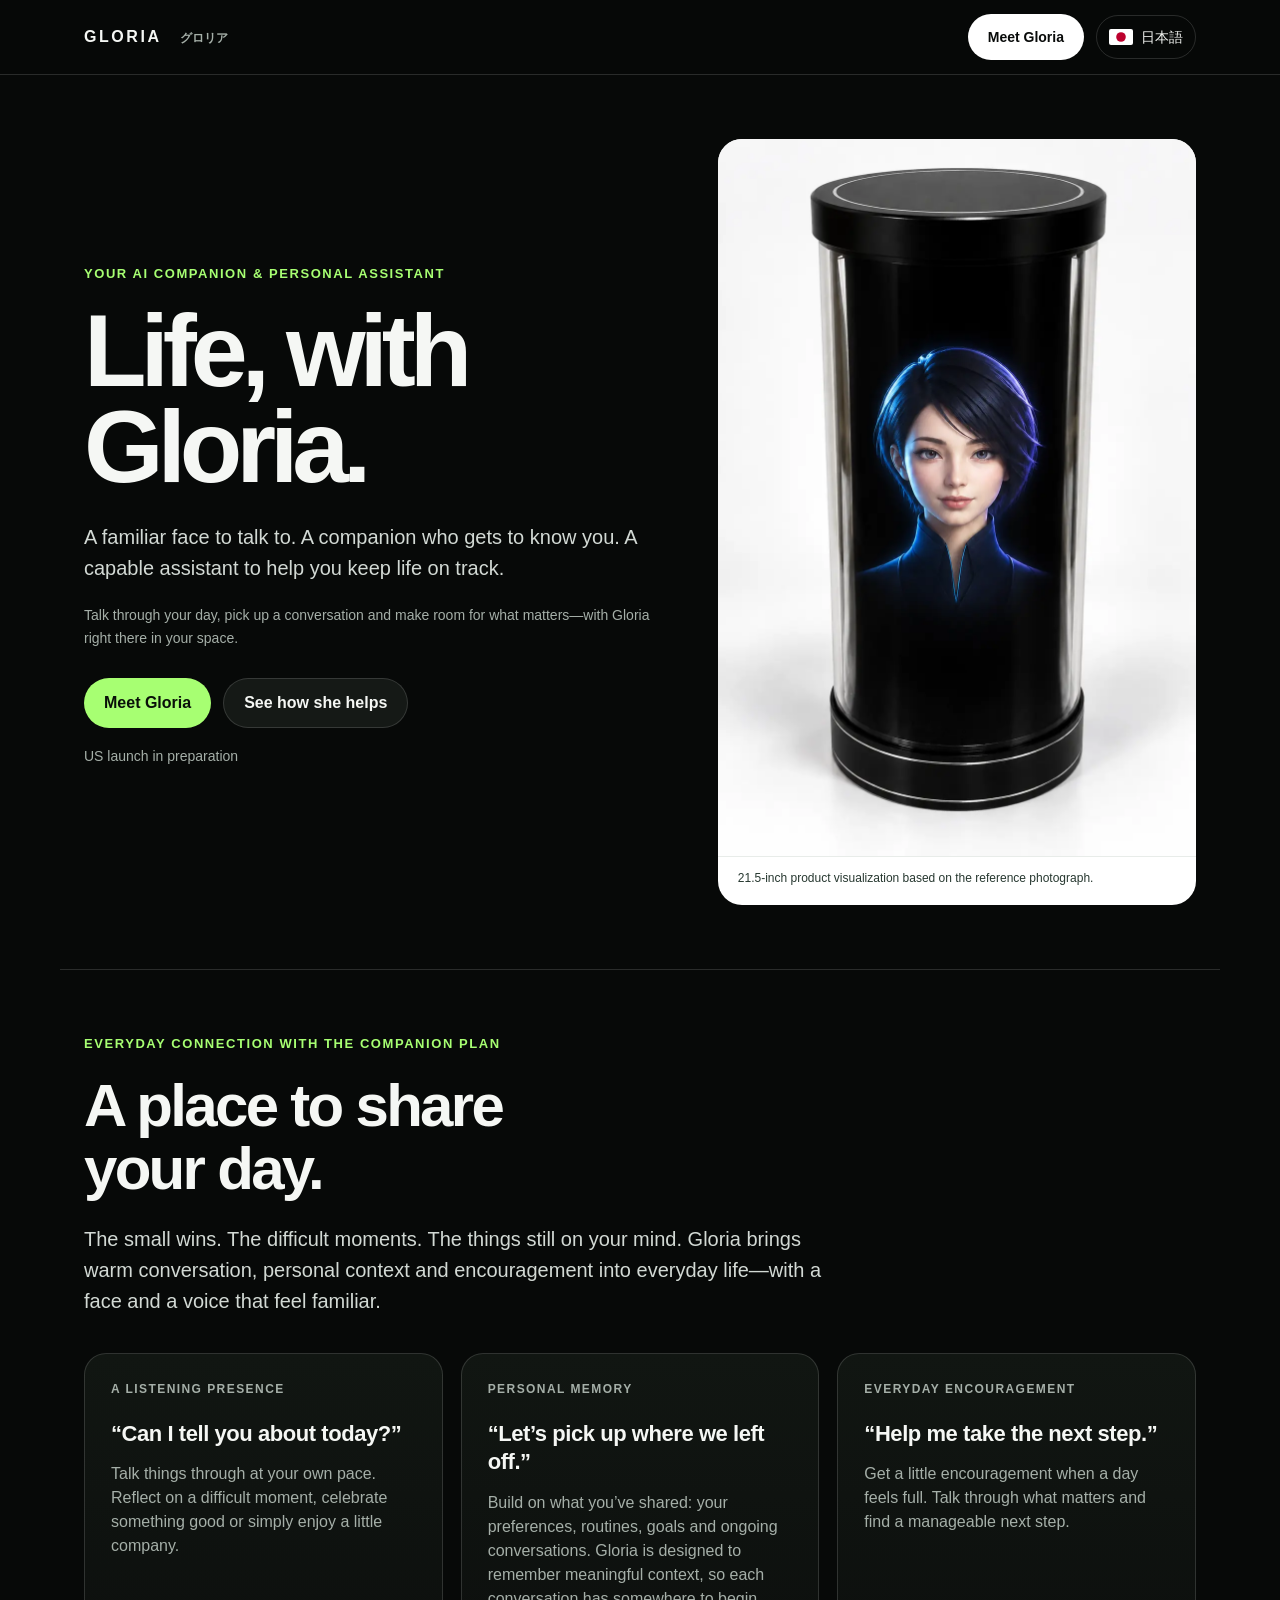
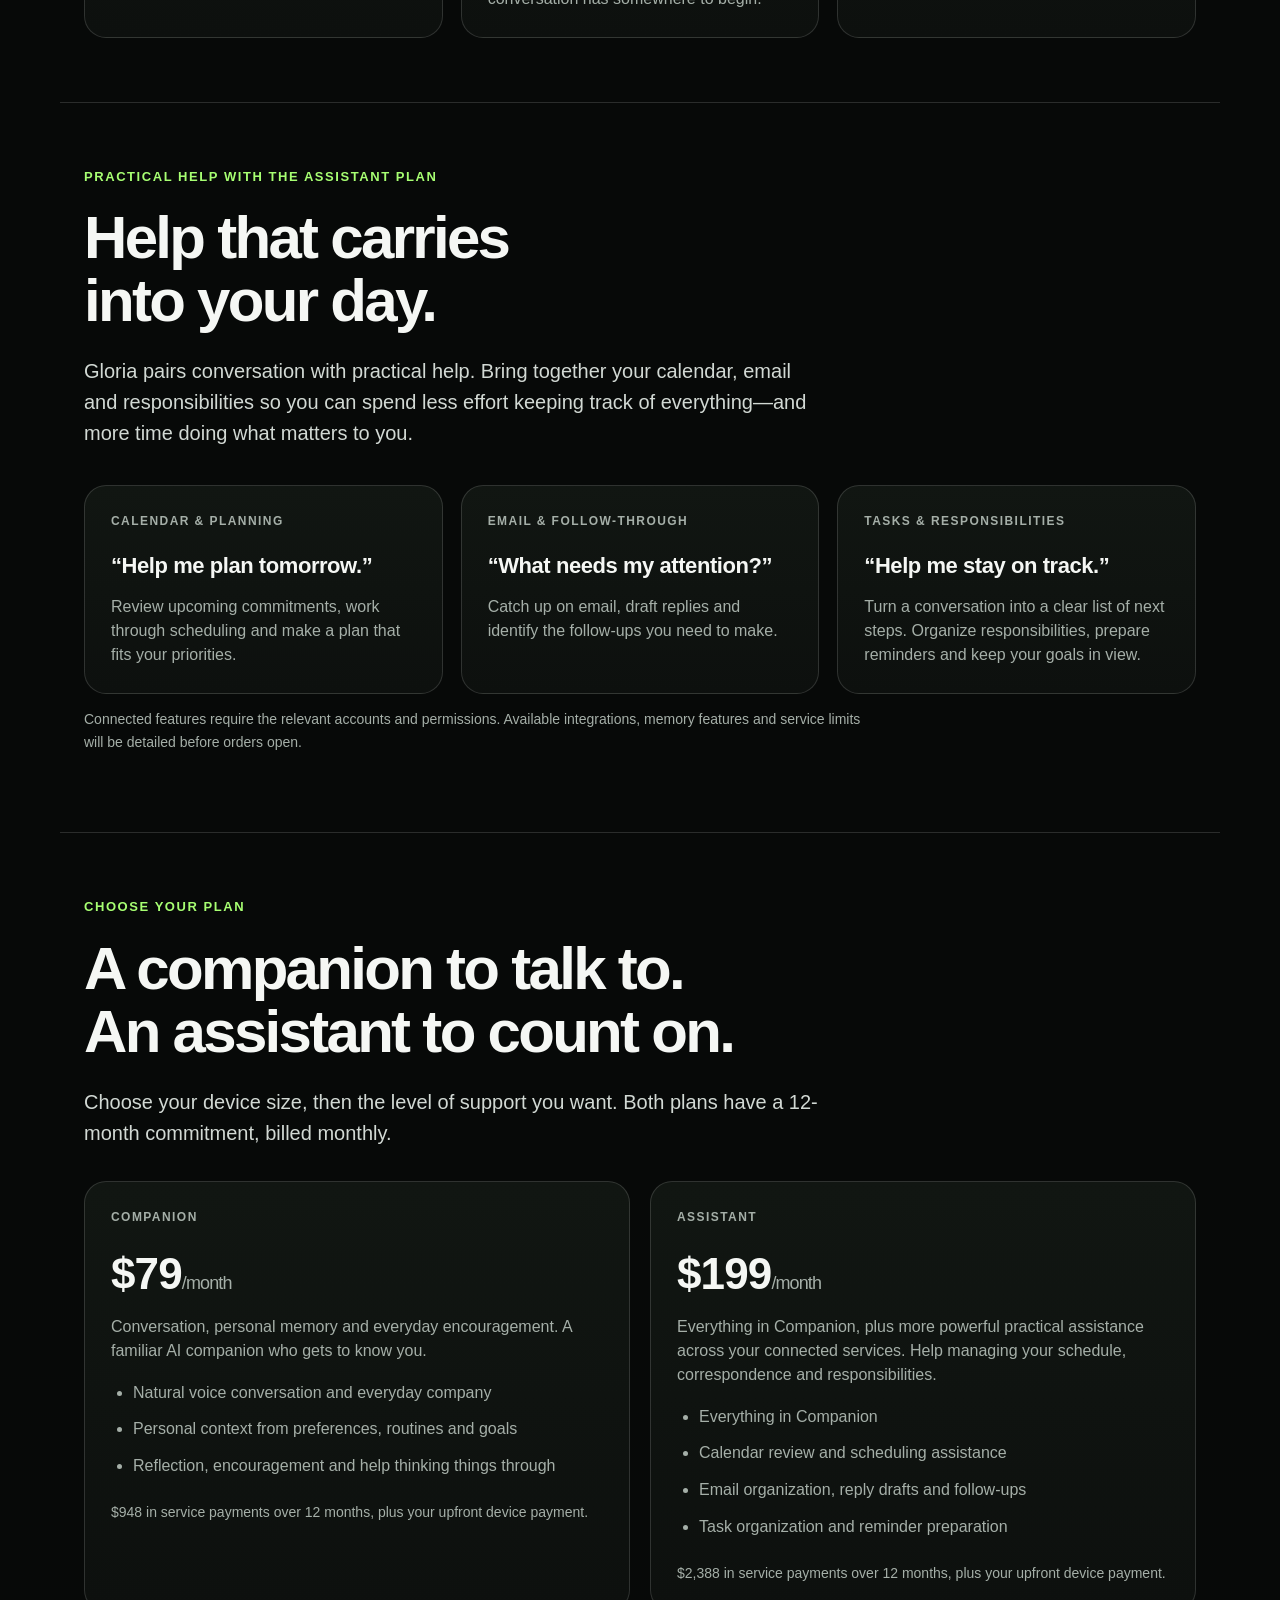
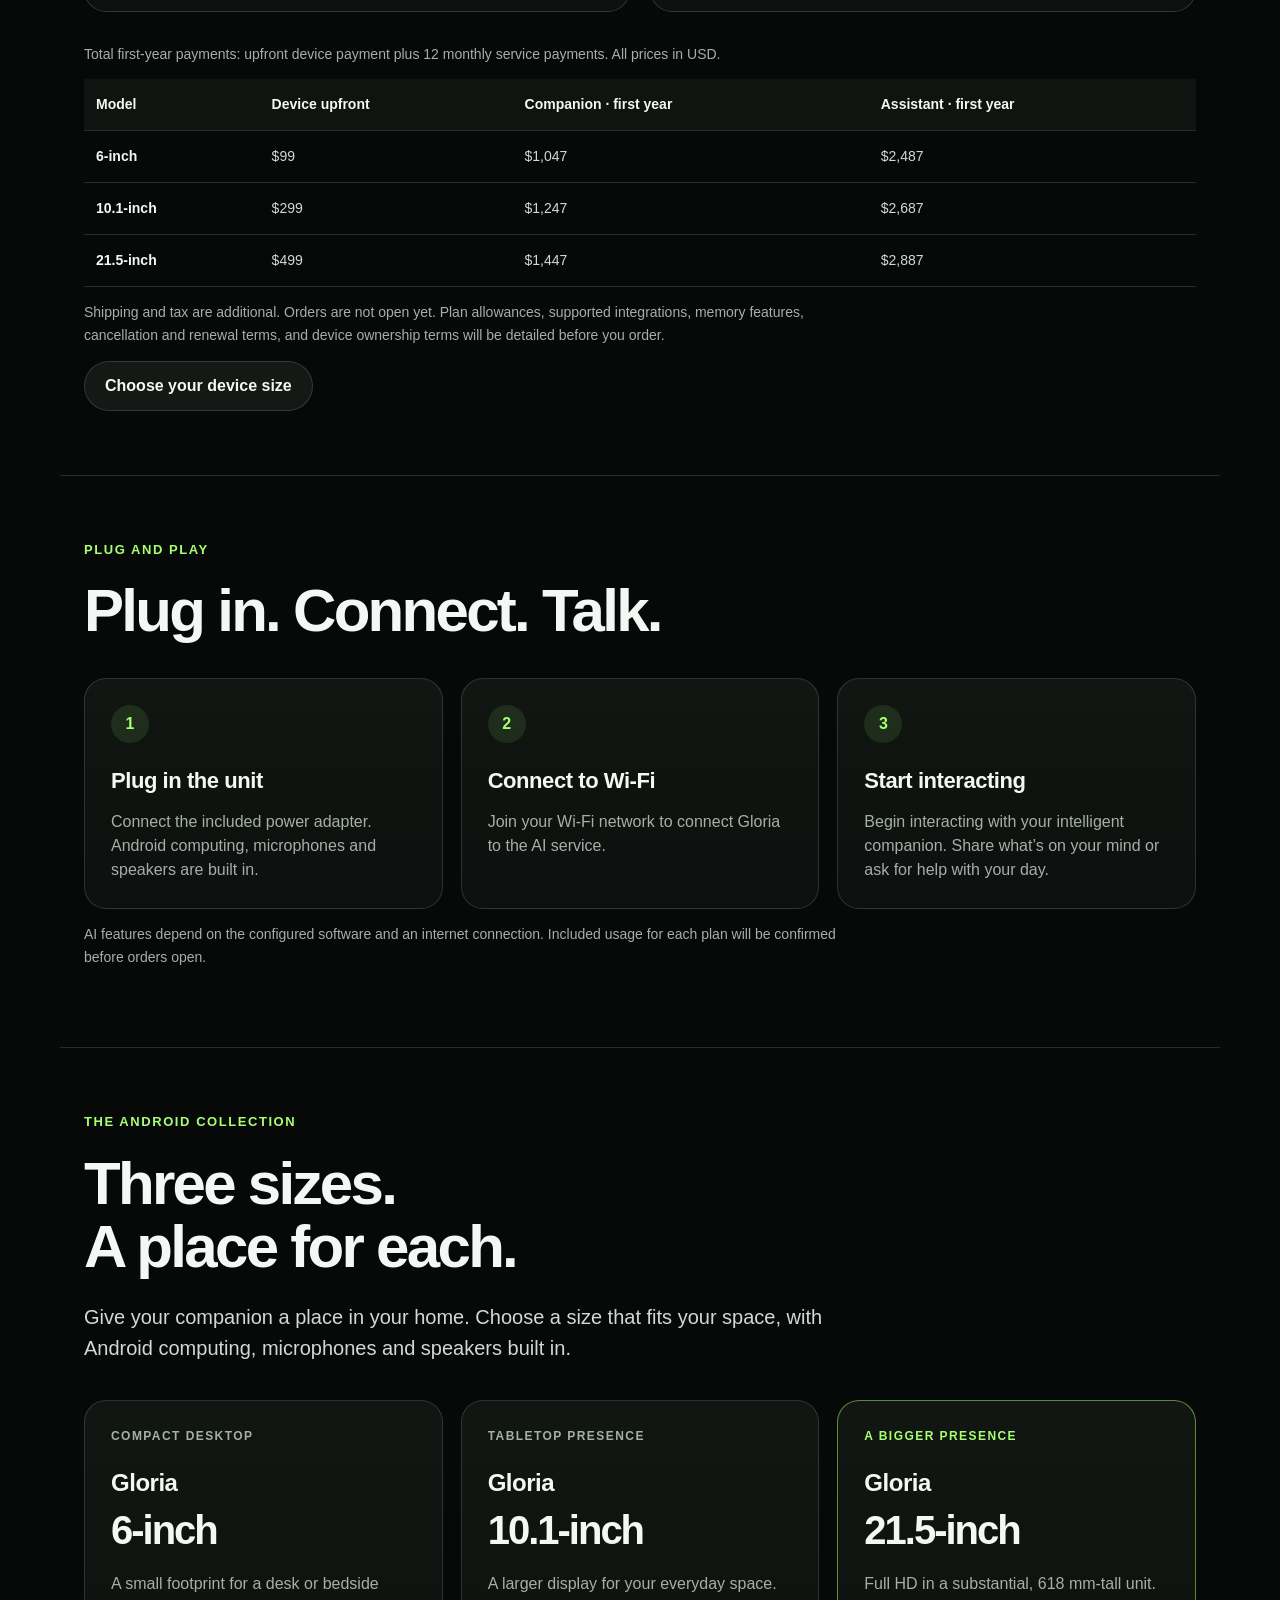
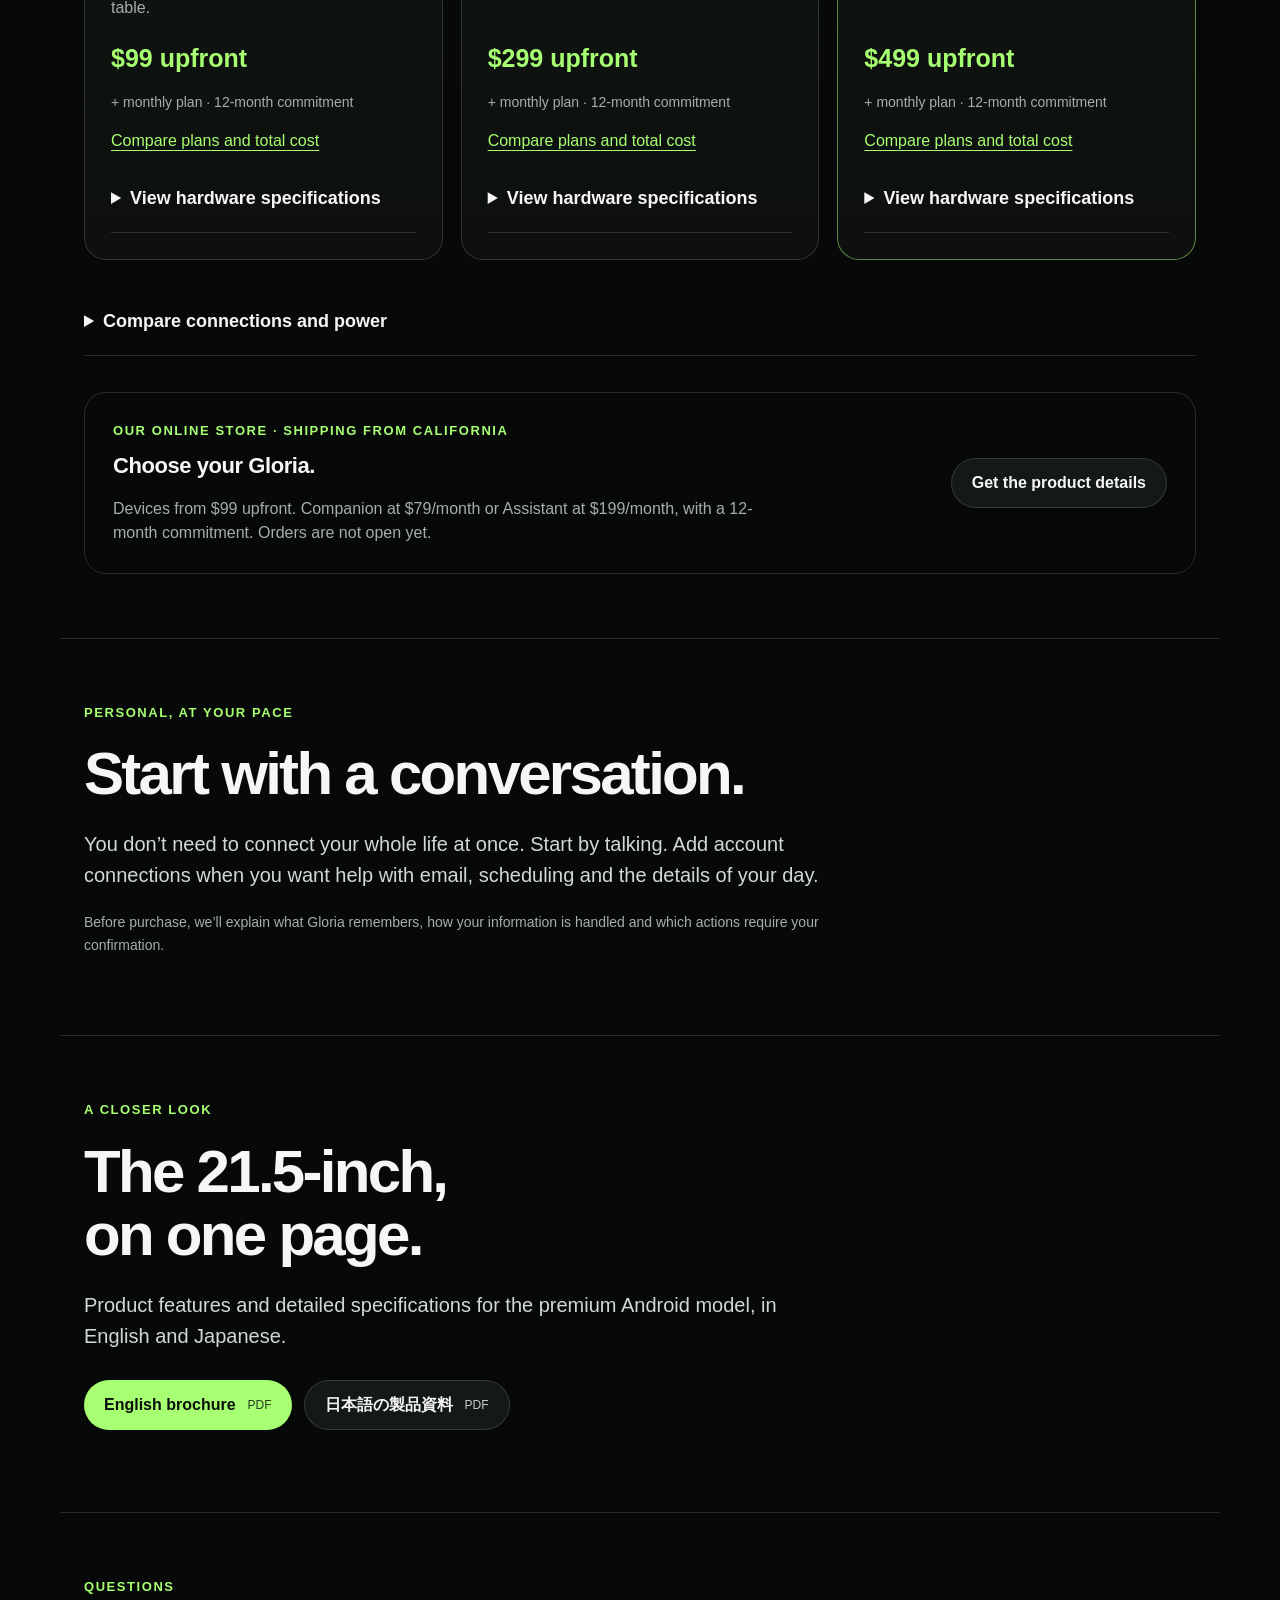
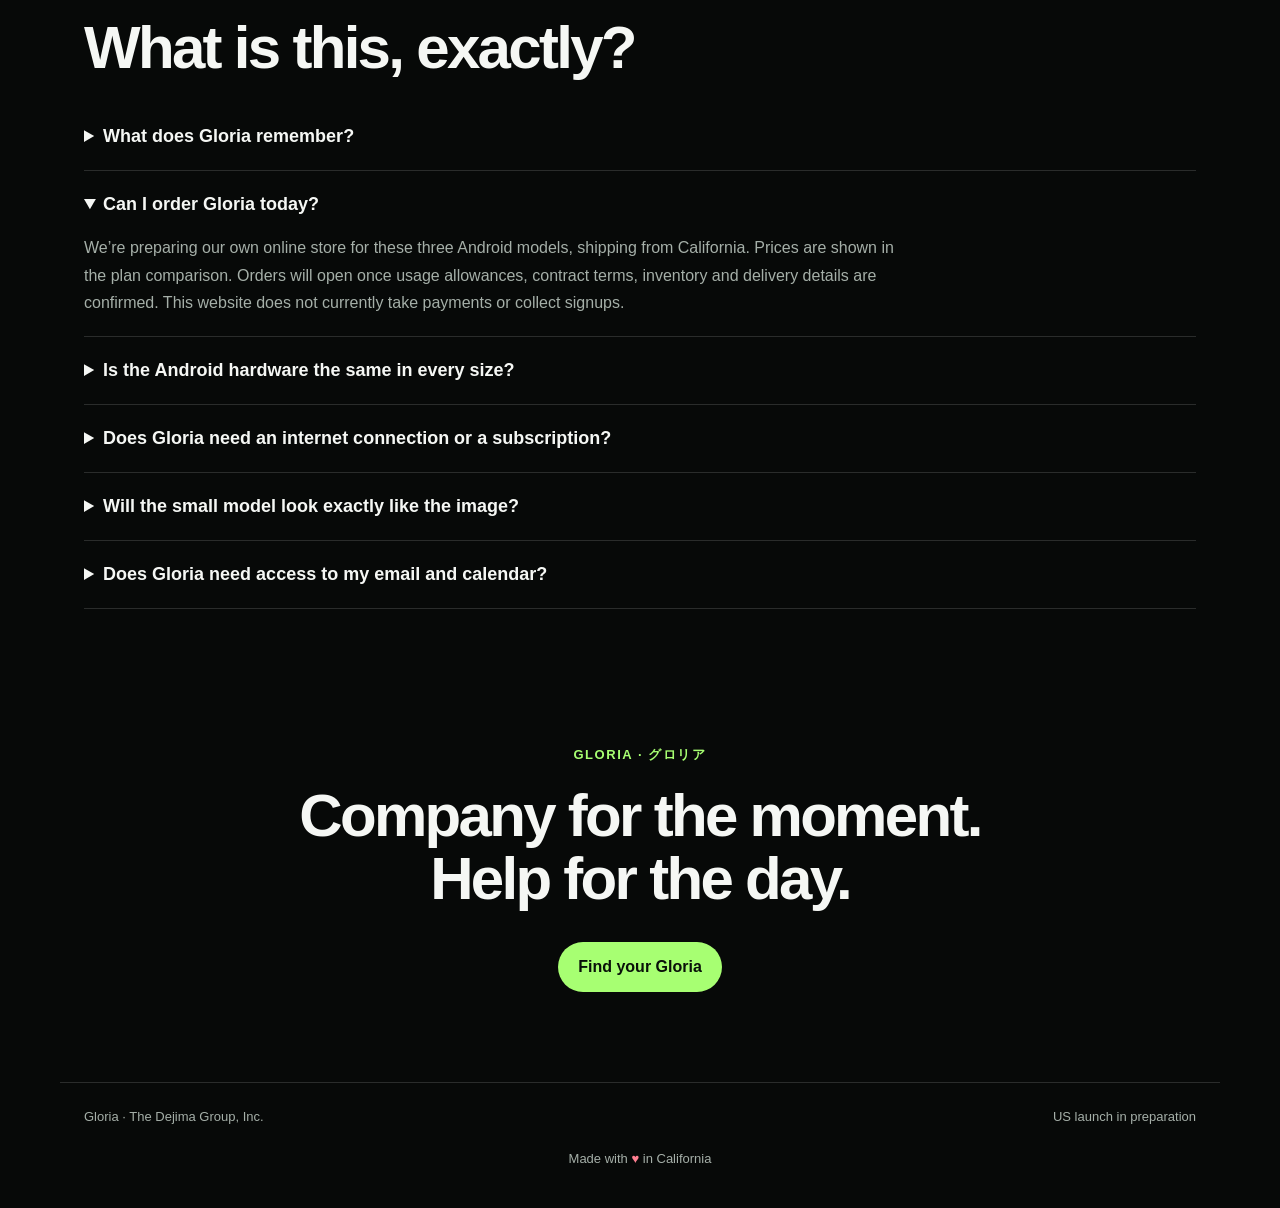
<file: index.html>
<!doctype html>
<html lang="en">
<head>
<meta charset="utf-8">
<meta name="viewport" content="width=device-width, initial-scale=1">
<meta name="theme-color" content="#070908">
<meta name="description" content="Meet Gloria: an AI companion to talk with, remember what matters and help you stay on top of everyday life. A familiar presence and a capable personal assistant.">
<title>Gloria — A companion. A capable assistant.</title>
<link rel="stylesheet" href="./styles.css">
<link rel="alternate" hreflang="en" href="./index.html">
<link rel="alternate" hreflang="ja" href="./ja.html">
</head>
<body>
<a class="skip" href="#main">Skip to content</a>
<header class="nav"><nav class="shell navin" aria-label="Main navigation"><a class="brand" href="#main" aria-label="Gloria home">GLORIA <span lang="ja">グロリア</span></a><div class="nav-actions"><a class="pill" href="#companion">Meet Gloria</a><a class="language-toggle" href="./ja.html" lang="ja" hreflang="ja" aria-label="日本語に切り替える"><svg viewBox="0 0 30 20" width="24" height="16" aria-hidden="true"><rect width="30" height="20" fill="white"/><circle cx="15" cy="10" r="6" fill="#bc002d"/></svg><span>日本語</span></a></div></nav></header>
<main id="main">
<section class="hero shell" aria-labelledby="hero-title">
 <div><p class="eyebrow">Your AI companion &amp; personal assistant</p><h1 id="hero-title">Life, with<br>Gloria.</h1><p class="sub">A familiar face to talk to. A companion who gets to know you. A capable assistant to help you keep life on track.</p><p class="note">Talk through your day, pick up a conversation and make room for what matters—with Gloria right there in your space.</p><div class="actions"><a class="btn primary" href="#companion">Meet Gloria</a><a class="btn secondary" href="#assistant">See how she helps</a></div><p class="status">US launch in preparation</p></div>
 <figure class="product-shot"><img src="./assets/gloria-21-5.webp" width="960" height="1440" alt="Gloria's illuminated face floating in black space inside a cylinder with clear acrylic walls and black caps" fetchpriority="high"><figcaption>21.5-inch product visualization based on the reference photograph.</figcaption></figure>
</section>
<section class="section shell" id="companion" aria-labelledby="presence-title"><p class="kicker">Everyday connection with the Companion plan</p><h2 id="presence-title">A place to share<br>your day.</h2><p class="lede">The small wins. The difficult moments. The things still on your mind. Gloria brings warm conversation, personal context and encouragement into everyday life—with a face and a voice that feel familiar.</p>
 <div class="cards"><article class="card"><p class="label">A listening presence</p><h3>“Can I tell you about today?”</h3><p>Talk things through at your own pace. Reflect on a difficult moment, celebrate something good or simply enjoy a little company.</p></article><article class="card"><p class="label">Personal memory</p><h3>“Let’s pick up where we left off.”</h3><p>Build on what you’ve shared: your preferences, routines, goals and ongoing conversations. Gloria is designed to remember meaningful context, so each conversation has somewhere to begin.</p></article><article class="card"><p class="label">Everyday encouragement</p><h3>“Help me take the next step.”</h3><p>Get a little encouragement when a day feels full. Talk through what matters and find a manageable next step.</p></article></div>
</section>
<section class="section shell" id="assistant" aria-labelledby="assistant-title"><p class="kicker">Practical help with the Assistant plan</p><h2 id="assistant-title">Help that carries<br>into your day.</h2><p class="lede">Gloria pairs conversation with practical help. Bring together your calendar, email and responsibilities so you can spend less effort keeping track of everything—and more time doing what matters to you.</p>
 <div class="cards"><article class="card"><p class="label">Calendar &amp; planning</p><h3>“Help me plan tomorrow.”</h3><p>Review upcoming commitments, work through scheduling and make a plan that fits your priorities.</p></article><article class="card"><p class="label">Email &amp; follow-through</p><h3>“What needs my attention?”</h3><p>Catch up on email, draft replies and identify the follow-ups you need to make.</p></article><article class="card"><p class="label">Tasks &amp; responsibilities</p><h3>“Help me stay on track.”</h3><p>Turn a conversation into a clear list of next steps. Organize responsibilities, prepare reminders and keep your goals in view.</p></article></div>
 <p class="note">Connected features require the relevant accounts and permissions. Available integrations, memory features and service limits will be detailed before orders open.</p>
</section>
<section class="section shell" id="plans" aria-labelledby="plans-title"><p class="kicker">Choose your plan</p><h2 id="plans-title">A companion to talk to.<br>An assistant to count on.</h2><p class="lede">Choose your device size, then the level of support you want. Both plans have a 12-month commitment, billed monthly.</p><div class="plans"><article class="card"><p class="label">Companion</p><h3 class="plan-price">$79<span>/month</span></h3><p>Conversation, personal memory and everyday encouragement. A familiar AI companion who gets to know you.</p><ul><li>Natural voice conversation and everyday company</li><li>Personal context from preferences, routines and goals</li><li>Reflection, encouragement and help thinking things through</li></ul><p class="note">$948 in service payments over 12 months, plus your upfront device payment.</p></article><article class="card"><p class="label">Assistant</p><h3 class="plan-price">$199<span>/month</span></h3><p>Everything in Companion, plus more powerful practical assistance across your connected services. Help managing your schedule, correspondence and responsibilities.</p><ul><li>Everything in Companion</li><li>Calendar review and scheduling assistance</li><li>Email organization, reply drafts and follow-ups</li><li>Task organization and reminder preparation</li></ul><p class="note">$2,388 in service payments over 12 months, plus your upfront device payment.</p></article></div><div class="table-scroll" role="region" aria-label="First-year pricing" tabindex="0"><table><caption>Total first-year payments: upfront device payment plus 12 monthly service payments. All prices in USD.</caption><thead><tr><th scope="col">Model</th><th scope="col">Device upfront</th><th scope="col">Companion · first year</th><th scope="col">Assistant · first year</th></tr></thead><tbody><tr><th scope="row">6-inch</th><td>$99</td><td>$1,047</td><td>$2,487</td></tr><tr><th scope="row">10.1-inch</th><td>$299</td><td>$1,247</td><td>$2,687</td></tr><tr><th scope="row">21.5-inch</th><td>$499</td><td>$1,447</td><td>$2,887</td></tr></tbody></table></div><p class="note">Shipping and tax are additional. Orders are not open yet. Plan allowances, supported integrations, memory features, cancellation and renewal terms, and device ownership terms will be detailed before you order.</p><a class="btn secondary" href="#models">Choose your device size</a></section>
<section class="section shell" id="how" aria-labelledby="setup-title"><p class="kicker">Plug and play</p><h2 id="setup-title">Plug in. Connect. Talk.</h2>
 <div class="steps"><article class="step"><span class="stepn" aria-hidden="true">1</span><h3>Plug in the unit</h3><p>Connect the included power adapter. Android computing, microphones and speakers are built in.</p></article><article class="step"><span class="stepn" aria-hidden="true">2</span><h3>Connect to Wi-Fi</h3><p>Join your Wi-Fi network to connect Gloria to the AI service.</p></article><article class="step"><span class="stepn" aria-hidden="true">3</span><h3>Start interacting</h3><p>Begin interacting with your intelligent companion. Share what’s on your mind or ask for help with your day.</p></article></div>
 <p class="note">AI features depend on the configured software and an internet connection. Included usage for each plan will be confirmed before orders open.</p>
</section>
<section class="section shell" id="models" aria-labelledby="models-title"><p class="kicker">The Android collection</p><h2 id="models-title">Three sizes.<br>A place for each.</h2><p class="lede">Give your companion a place in your home. Choose a size that fits your space, with Android computing, microphones and speakers built in.</p>
 <div class="models">
  <article class="model"><p class="label">Compact desktop</p><h3>Gloria <span>6-inch</span></h3><p class="model-intro">A small footprint for a desk or bedside table.</p><p class="device-price">$99 upfront</p><p class="note">+ monthly plan · 12-month commitment</p><a class="plan-link" href="#plans">Compare plans and total cost</a><details><summary>View hardware specifications</summary><dl><div><dt>Processor</dt><dd>RK3566 · quad-core 1.8 GHz</dd></div><div><dt>Memory</dt><dd>2 GB RAM · 32 GB storage</dd></div><div><dt>Display</dt><dd>720 × 1480 pixels</dd></div><div><dt>Voice &amp; audio</dt><dd>Dual microphones · 3 W speaker</dd></div><div><dt>Camera</dt><dd>No camera</dd></div><div><dt>Size / weight</dt><dd>88 × 195 mm · 0.6 kg</dd></div></dl><p class="model-note">4 GB RAM is a supplier option; the standard model listed here has 2 GB.</p></details></article>
  <article class="model"><p class="label">Tabletop presence</p><h3>Gloria <span>10.1-inch</span></h3><p class="model-intro">A larger display for your everyday space.</p><p class="device-price">$299 upfront</p><p class="note">+ monthly plan · 12-month commitment</p><a class="plan-link" href="#plans">Compare plans and total cost</a><details><summary>View hardware specifications</summary><dl><div><dt>Processor</dt><dd>RK3568 · quad-core 2.0 GHz</dd></div><div><dt>Memory</dt><dd>4 GB RAM · 32 GB storage</dd></div><div><dt>Display</dt><dd>800 × 1280 pixels</dd></div><div><dt>Voice &amp; audio</dt><dd>Single microphone · 2 × 3 W speakers</dd></div><div><dt>Camera</dt><dd>5 megapixels</dd></div><div><dt>Size / weight</dt><dd>165 × 285 mm · 2.5 kg</dd></div></dl><p class="model-note">Android 13 with integrated computing and audio.</p></details></article>
  <article class="model featured"><p class="label">A bigger presence</p><h3>Gloria <span>21.5-inch</span></h3><p class="model-intro">Full HD in a substantial, 618 mm-tall unit.</p><p class="device-price">$499 upfront</p><p class="note">+ monthly plan · 12-month commitment</p><a class="plan-link" href="#plans">Compare plans and total cost</a><details><summary>View hardware specifications</summary><dl><div><dt>Processor</dt><dd>RK3568 · quad-core 2.0 GHz</dd></div><div><dt>Memory</dt><dd>4 GB RAM · 32 GB storage</dd></div><div><dt>Display</dt><dd>1080 × 1920 pixels</dd></div><div><dt>Voice &amp; audio</dt><dd>Four-mic array · 2 × 5 W speakers</dd></div><div><dt>Camera</dt><dd>8 megapixels</dd></div><div><dt>Size / weight</dt><dd>330 × 240 × 618 mm · 13.5 kg</dd></div></dl><p class="model-note">Premium Android configuration with Ethernet and HDMI output.</p></details></article>
 </div>
 <details class="spec-details"><summary>Compare connections and power</summary><div class="table-scroll" role="region" aria-label="Hardware specifications" tabindex="0"><table><caption>Additional specifications for the selected Android configurations</caption><thead><tr><th scope="col">Specification</th><th scope="col">6-inch</th><th scope="col">10.1-inch</th><th scope="col">21.5-inch</th></tr></thead><tbody>
 <tr><th scope="row">Android version*</th><td>11 / 13</td><td>13</td><td>11 / 13</td></tr><tr><th scope="row">Wireless</th><td colspan="3">Wi-Fi 2.4 / 5 GHz · Bluetooth 5.4</td></tr><tr><th scope="row">Ports</th><td>USB, USB-C</td><td>2 × USB, USB-C</td><td>USB, Ethernet, 3.5 mm audio, HDMI output</td></tr><tr><th scope="row">Power</th><td>DC 12 V / 3 A</td><td>DC 12 V / 3 A</td><td>DC 12 V / 5 A</td></tr><tr><th scope="row">Display area</th><td>67 × 137 mm</td><td>135 × 216 mm</td><td>268 × 476 mm</td></tr><tr><th scope="row">Included accessories</th><td>Power adapter, USB-C-to-USB adapter</td><td>Power adapter</td><td>Power adapter</td></tr>
 </tbody></table></div><p class="note">*The supplier lists Android 11 / 13 for the 6-inch and 21.5-inch models; the shipping version will be confirmed before purchase. Specifications are from the 2026 Hologram Cylinder Price List.</p></details>
 <div class="launch-panel"><div><p class="kicker">Our online store · Shipping from California</p><h3>Choose your Gloria.</h3><p>Devices from $99 upfront. Companion at $79/month or Assistant at $199/month, with a 12-month commitment. Orders are not open yet.</p></div><a class="btn secondary" href="#brochures">Get the product details</a></div>
</section>
<section class="section shell" aria-labelledby="permissions-title"><p class="kicker">Personal, at your pace</p><h2 id="permissions-title">Start with a conversation.</h2><p class="lede">You don’t need to connect your whole life at once. Start by talking. Add account connections when you want help with email, scheduling and the details of your day.</p><p class="note">Before purchase, we’ll explain what Gloria remembers, how your information is handled and which actions require your confirmation.</p></section>
<section class="section shell" id="brochures" aria-labelledby="brochures-title"><p class="kicker">A closer look</p><h2 id="brochures-title">The 21.5-inch,<br>on one page.</h2><p class="lede">Product features and detailed specifications for the premium Android model, in English and Japanese.</p><div class="actions"><a class="btn primary" href="./brochures/Gloria-Product-Brochure-EN.pdf" download>English brochure <span class="file-type">PDF</span></a><a class="btn secondary" href="./brochures/Gloria-Product-Brochure-JP.pdf" download lang="ja">日本語の製品資料 <span class="file-type">PDF</span></a></div></section>
<section class="section shell" aria-labelledby="faq-title"><p class="kicker">Questions</p><h2 id="faq-title">What is this, exactly?</h2>
 <details><summary>What does Gloria remember?</summary><p class="answer">Gloria is designed to carry meaningful context between conversations, including preferences, routines and goals you share. That does not mean perfect or unlimited recall. Memory settings, retention and controls will be explained with the launch service.</p></details>
 <details open><summary>Can I order Gloria today?</summary><p class="answer">We’re preparing our own online store for these three Android models, shipping from California. Prices are shown in the plan comparison. Orders will open once usage allowances, contract terms, inventory and delivery details are confirmed. This website does not currently take payments or collect signups.</p></details>
 <details><summary>Is the Android hardware the same in every size?</summary><p class="answer">No. The 6-inch model has 2 GB RAM, dual microphones and no camera. The 10.1-inch model has 4 GB RAM, a single microphone and a 5 MP camera. The 21.5-inch has 4 GB RAM, a four-microphone array and an 8 MP camera. All three have 32 GB storage.</p></details>
 <details><summary>Does Gloria need an internet connection or a subscription?</summary><p class="answer">An internet connection is required for the AI service. In addition to the upfront device payment, Companion is $79/month and Assistant is $199/month, each with a 12-month commitment. Shipping and tax are additional. Usage allowances will be detailed before orders open; unlimited usage is not promised.</p></details>
 <details><summary>Will the small model look exactly like the image?</summary><p class="answer">The image presents the 21.5-inch model using the approved reference-based visualization. The 6-inch and 10.1-inch units have different dimensions. Model-specific product photos will accompany the final sales listings.</p></details>
 <details><summary>Does Gloria need access to my email and calendar?</summary><p class="answer">No. You can start with conversation. Email and calendar assistance are Assistant-plan features and use optional account connections and your permission; supported services will be listed before purchase.</p></details>
</section>
<section class="final shell"><p class="kicker">Gloria · <span lang="ja">グロリア</span></p><h2>Company for the moment.<br>Help for the day.</h2><a class="btn primary" href="#models">Find your Gloria</a></section>
</main>
<footer class="shell"><div class="footer-row"><span>Gloria · The Dejima Group, Inc.</span><span>US launch in preparation</span></div><p class="made-with" lang="en">Made with <span class="heart" role="img" aria-label="love">♥</span> in California</p></footer>
</body>
</html>
</file>
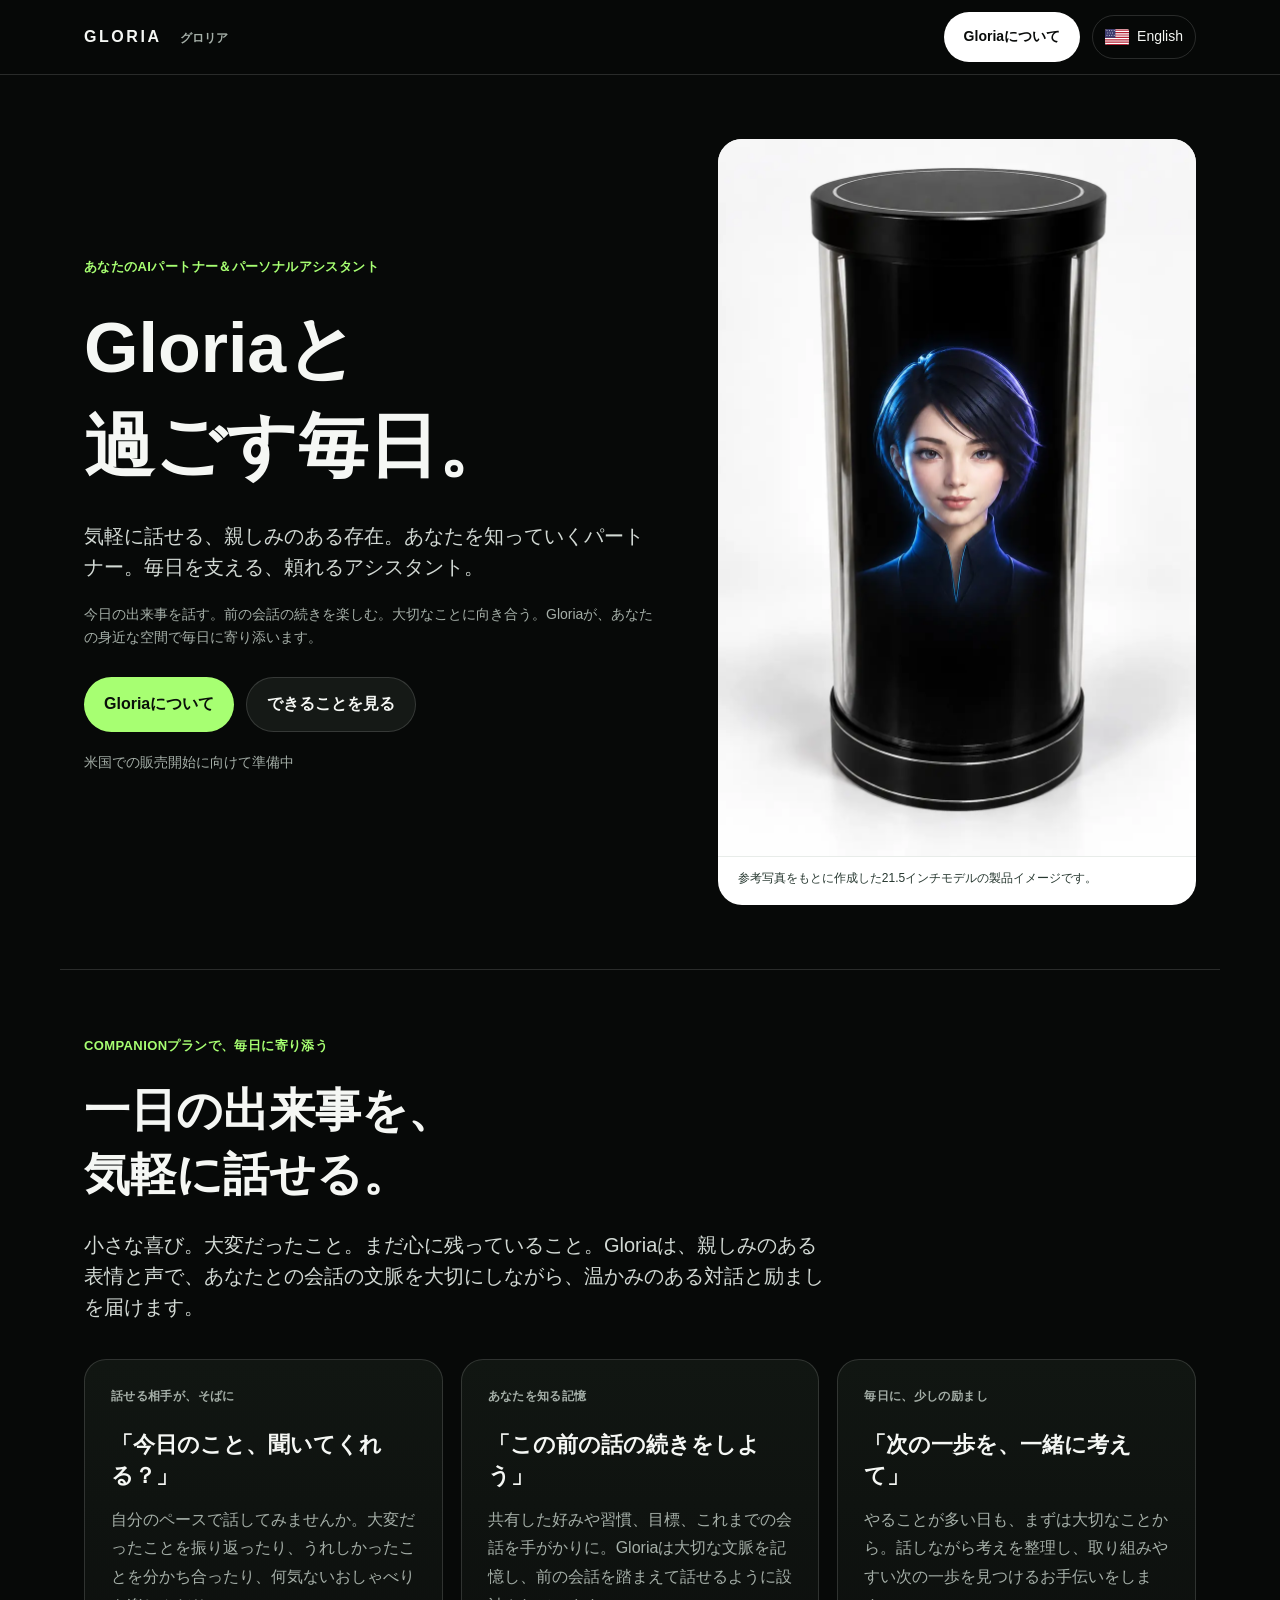
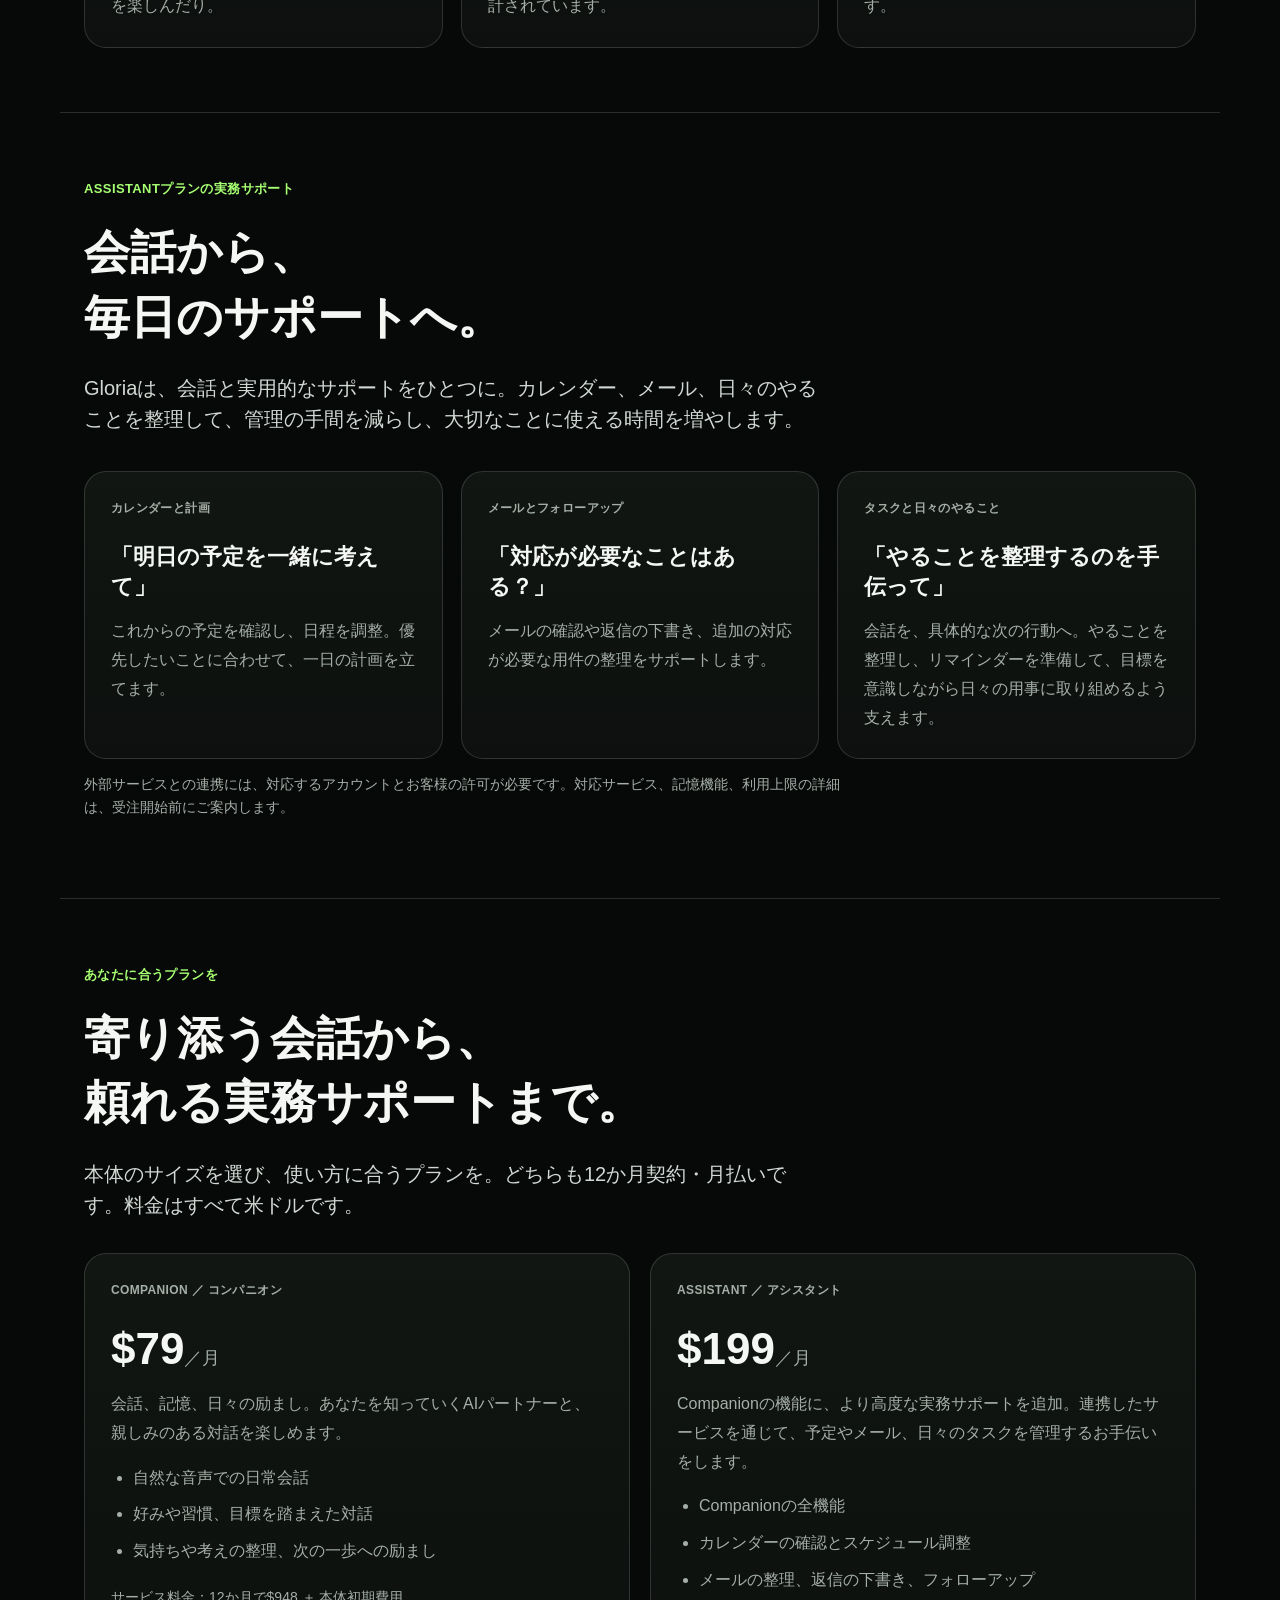
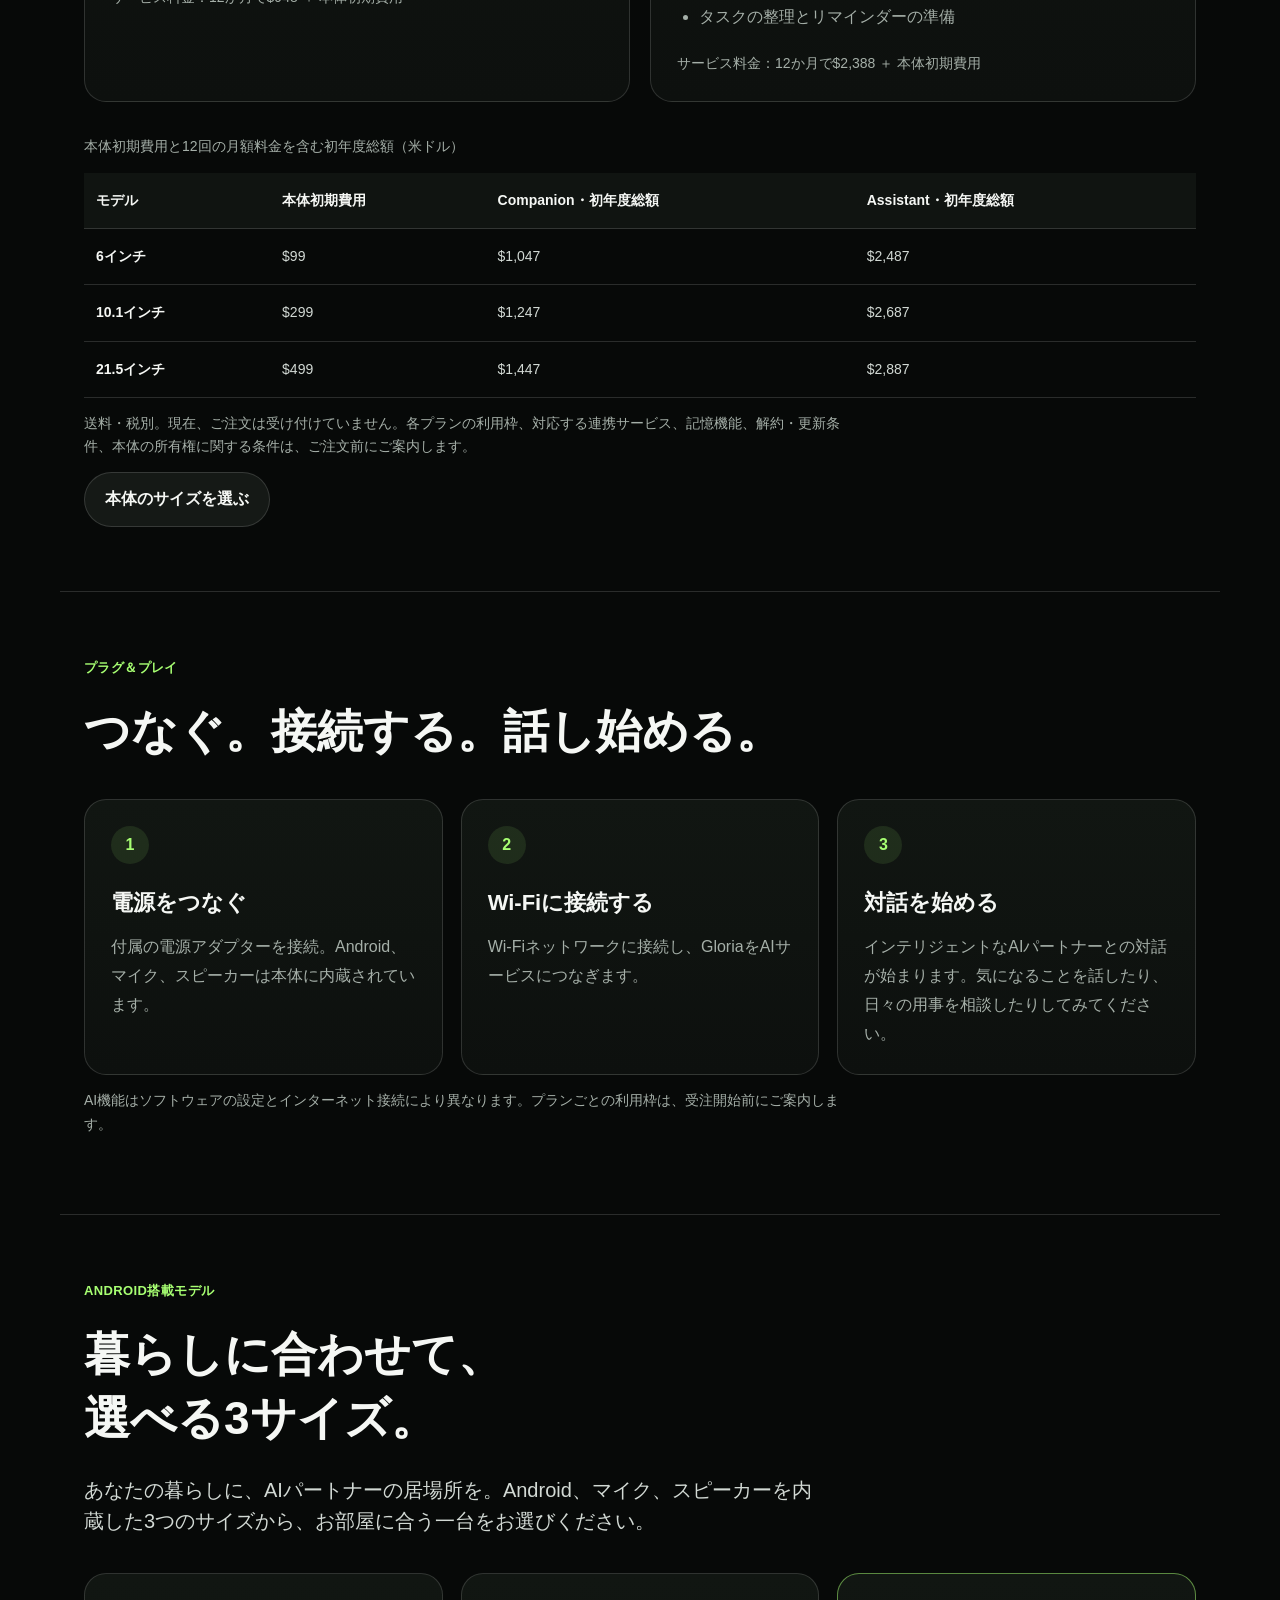
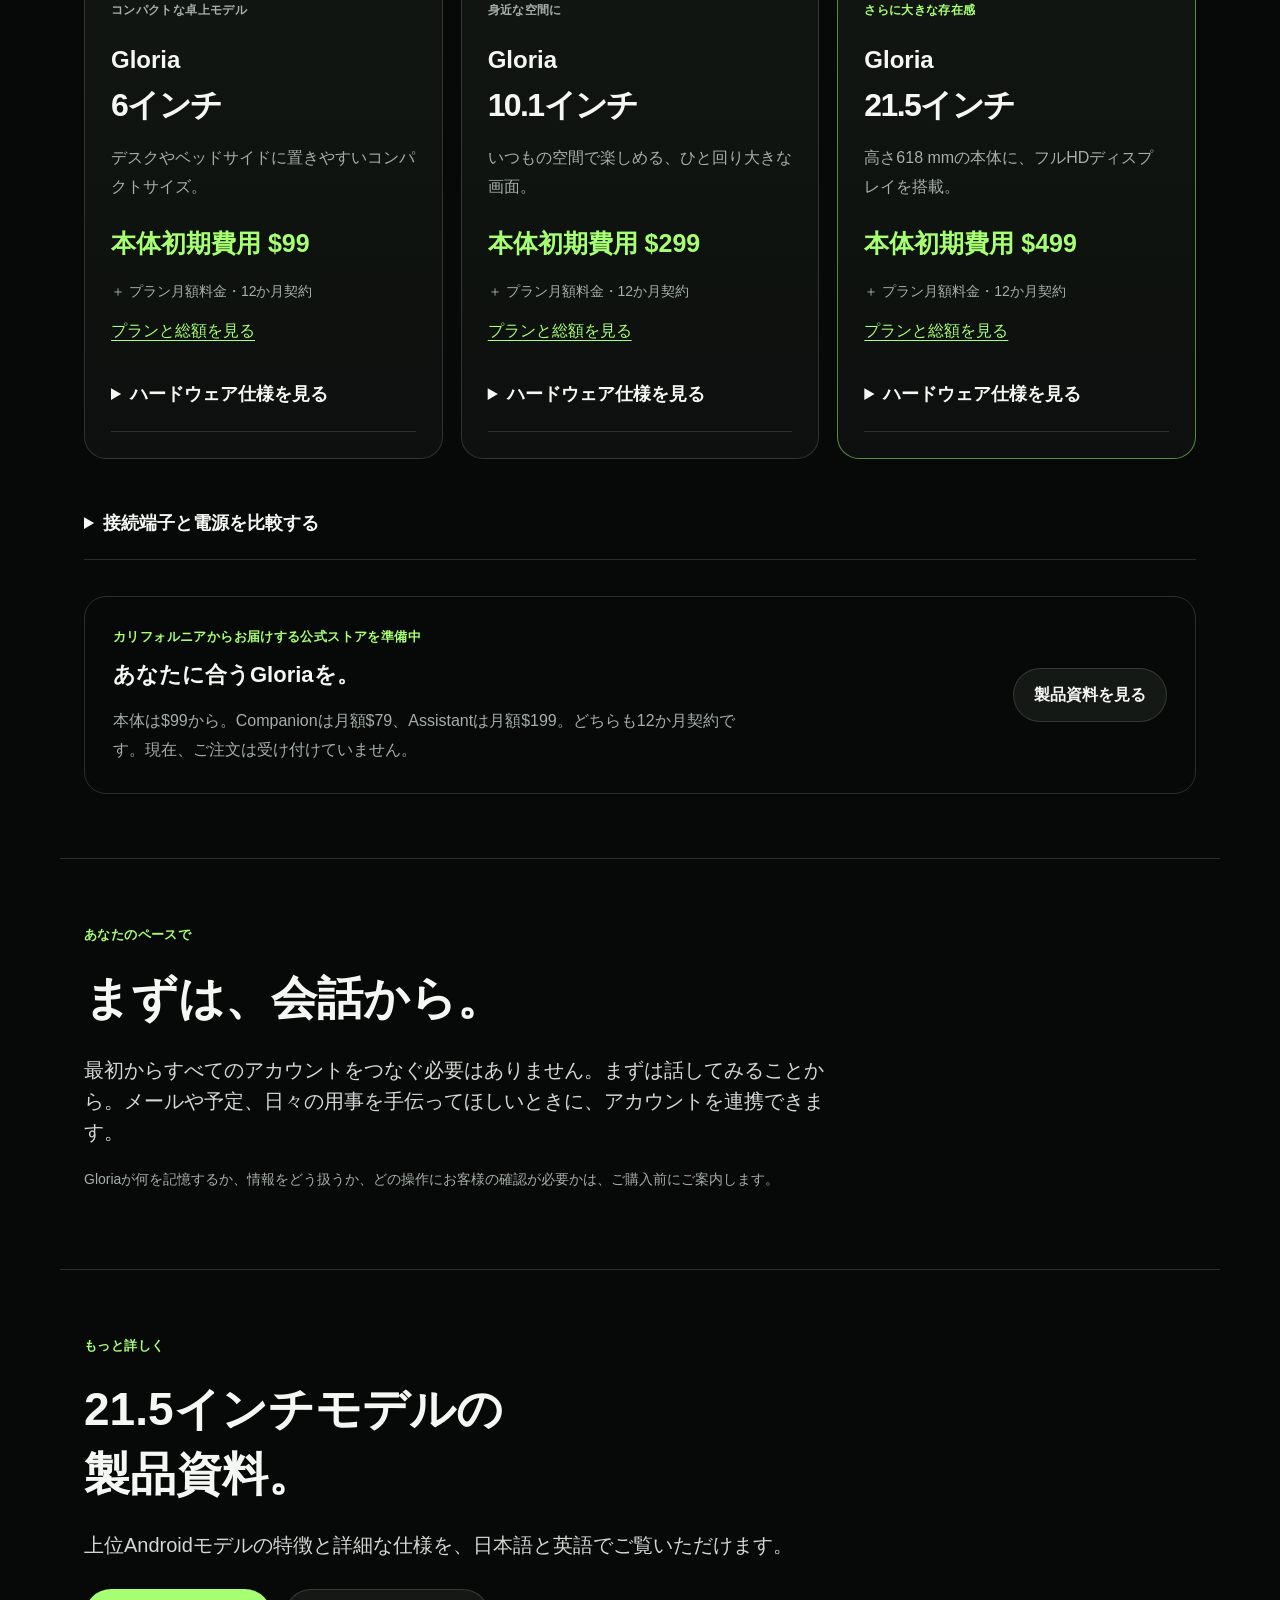
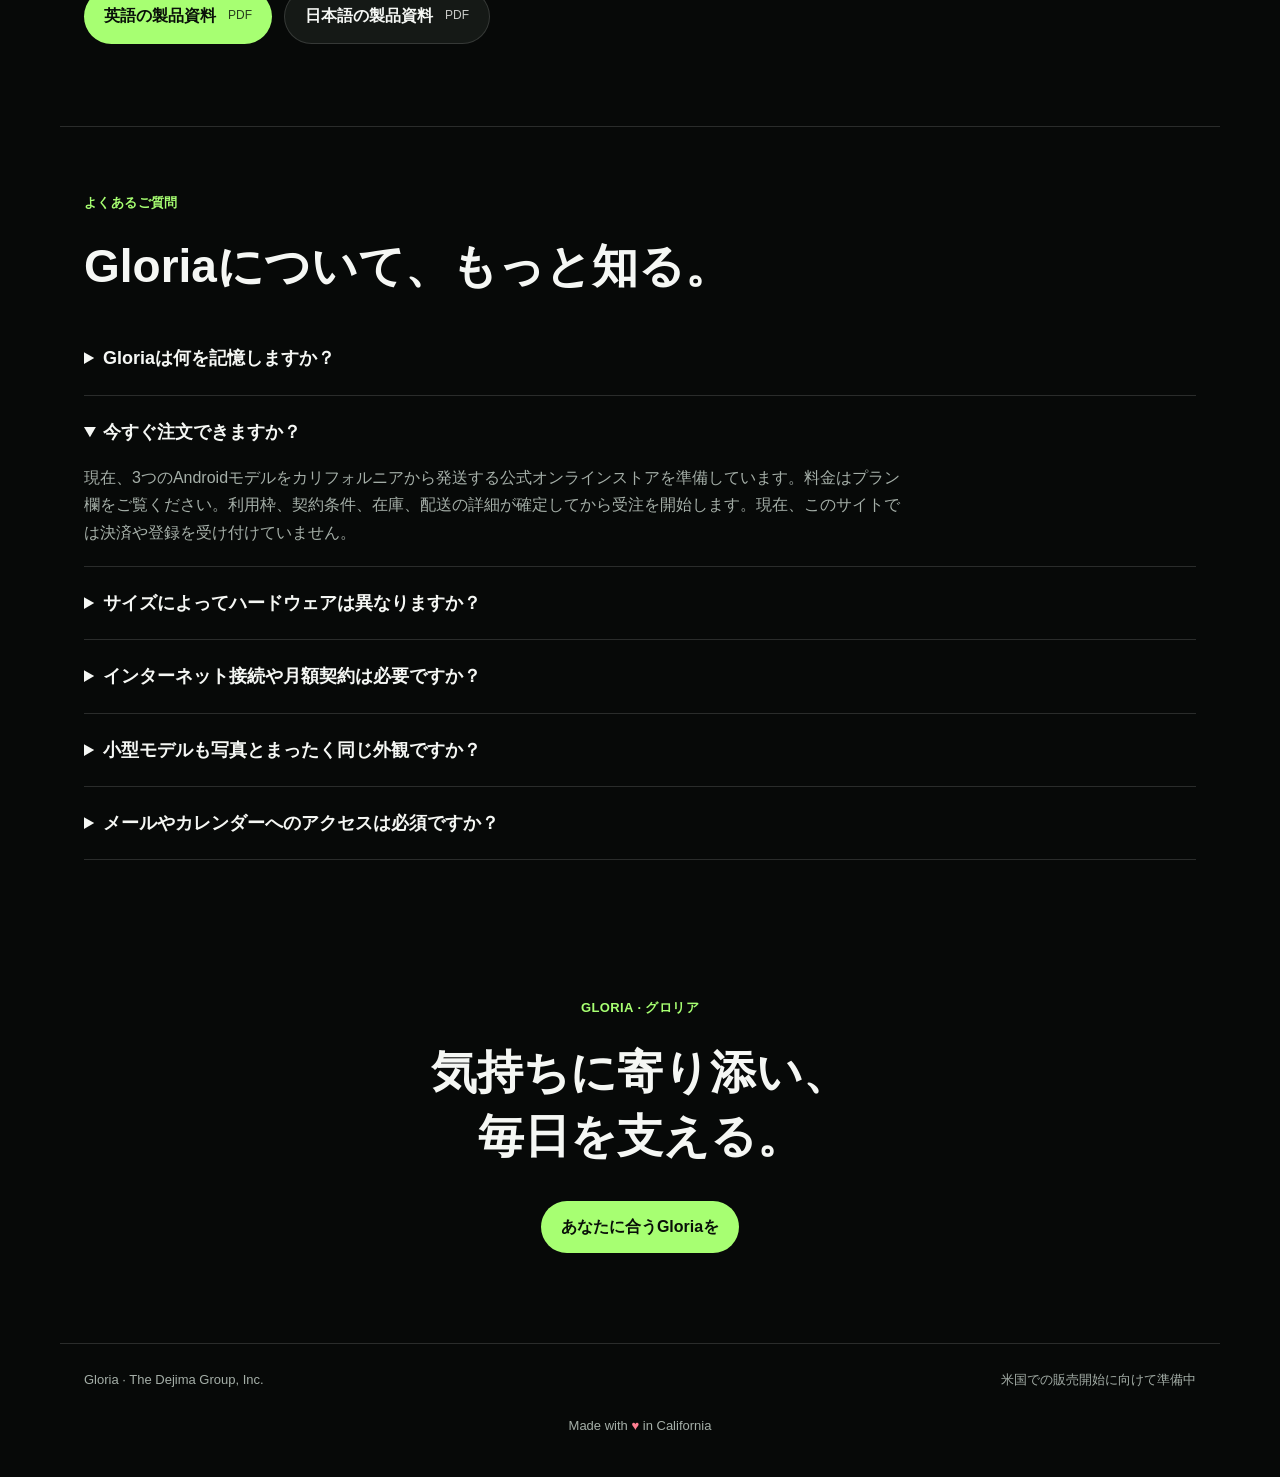
<file: ja.html>
<!doctype html>
<html lang="ja">
<head>
<meta charset="utf-8">
<meta name="viewport" content="width=device-width, initial-scale=1">
<meta name="theme-color" content="#070908">
<meta name="description" content="Gloria（グロリア）は、会話と記憶で毎日に寄り添うAIパートナー。カレンダー、メール、タスクの整理まで、日々の暮らしを支えます。">
<title>Gloria（グロリア）｜寄り添うAIパートナー、頼れるアシスタント</title>
<link rel="stylesheet" href="./styles.css">
<link rel="alternate" hreflang="en" href="./index.html">
<link rel="alternate" hreflang="ja" href="./ja.html">
</head>
<body>
<a class="skip" href="#main">本文へ移動</a>
<header class="nav"><nav class="shell navin" aria-label="メインナビゲーション"><a class="brand" href="#main" aria-label="Gloria ホーム">GLORIA <span lang="ja">グロリア</span></a><div class="nav-actions"><a class="pill" href="#companion">Gloriaについて</a><a class="language-toggle" href="./index.html" lang="en" hreflang="en" aria-label="Switch to English"><svg viewBox="0 0 30 20" width="24" height="16" aria-hidden="true"><rect width="30" height="20" fill="white"/><path d="M0 1.5h30M0 4.5h30M0 7.5h30M0 10.5h30M0 13.5h30M0 16.5h30M0 19.5h30" stroke="#b22234" stroke-width="1.5"/><rect width="13" height="11" fill="#3c3b6e"/><path d="M2 2h1M5 2h1M8 2h1M11 2h1M3 5h1M6 5h1M9 5h1M2 8h1M5 8h1M8 8h1M11 8h1" stroke="white"/></svg><span>English</span></a></div></nav></header>
<main id="main">
<section class="hero shell" aria-labelledby="hero-title">
 <div><p class="eyebrow">あなたのAIパートナー＆パーソナルアシスタント</p><h1 id="hero-title">Gloriaと<br>過ごす毎日。</h1><p class="sub">気軽に話せる、親しみのある存在。あなたを知っていくパートナー。毎日を支える、頼れるアシスタント。</p><p class="note">今日の出来事を話す。前の会話の続きを楽しむ。大切なことに向き合う。Gloriaが、あなたの身近な空間で毎日に寄り添います。</p><div class="actions"><a class="btn primary" href="#companion">Gloriaについて</a><a class="btn secondary" href="#assistant">できることを見る</a></div><p class="status">米国での販売開始に向けて準備中</p></div>
 <figure class="product-shot"><img src="./assets/gloria-21-5.webp" width="960" height="1440" alt="透明なアクリルの側面と黒い上下のキャップを持つ円筒の中で、黒い空間に浮かぶGloriaの顔" fetchpriority="high"><figcaption>参考写真をもとに作成した21.5インチモデルの製品イメージです。</figcaption></figure>
</section>
<section class="section shell" id="companion" aria-labelledby="presence-title"><p class="kicker">Companionプランで、毎日に寄り添う</p><h2 id="presence-title">一日の出来事を、<br>気軽に話せる。</h2><p class="lede">小さな喜び。大変だったこと。まだ心に残っていること。Gloriaは、親しみのある表情と声で、あなたとの会話の文脈を大切にしながら、温かみのある対話と励ましを届けます。</p>
 <div class="cards"><article class="card"><p class="label">話せる相手が、そばに</p><h3>「今日のこと、聞いてくれる？」</h3><p>自分のペースで話してみませんか。大変だったことを振り返ったり、うれしかったことを分かち合ったり、何気ないおしゃべりを楽しんだり。</p></article><article class="card"><p class="label">あなたを知る記憶</p><h3>「この前の話の続きをしよう」</h3><p>共有した好みや習慣、目標、これまでの会話を手がかりに。Gloriaは大切な文脈を記憶し、前の会話を踏まえて話せるように設計されています。</p></article><article class="card"><p class="label">毎日に、少しの励まし</p><h3>「次の一歩を、一緒に考えて」</h3><p>やることが多い日も、まずは大切なことから。話しながら考えを整理し、取り組みやすい次の一歩を見つけるお手伝いをします。</p></article></div>
</section>
<section class="section shell" id="assistant" aria-labelledby="assistant-title"><p class="kicker">Assistantプランの実務サポート</p><h2 id="assistant-title">会話から、<br>毎日のサポートへ。</h2><p class="lede">Gloriaは、会話と実用的なサポートをひとつに。カレンダー、メール、日々のやることを整理して、管理の手間を減らし、大切なことに使える時間を増やします。</p>
 <div class="cards"><article class="card"><p class="label">カレンダーと計画</p><h3>「明日の予定を一緒に考えて」</h3><p>これからの予定を確認し、日程を調整。優先したいことに合わせて、一日の計画を立てます。</p></article><article class="card"><p class="label">メールとフォローアップ</p><h3>「対応が必要なことはある？」</h3><p>メールの確認や返信の下書き、追加の対応が必要な用件の整理をサポートします。</p></article><article class="card"><p class="label">タスクと日々のやること</p><h3>「やることを整理するのを手伝って」</h3><p>会話を、具体的な次の行動へ。やることを整理し、リマインダーを準備して、目標を意識しながら日々の用事に取り組めるよう支えます。</p></article></div>
 <p class="note">外部サービスとの連携には、対応するアカウントとお客様の許可が必要です。対応サービス、記憶機能、利用上限の詳細は、受注開始前にご案内します。</p>
</section>
<section class="section shell" id="plans" aria-labelledby="plans-title"><p class="kicker">あなたに合うプランを</p><h2 id="plans-title">寄り添う会話から、<br>頼れる実務サポートまで。</h2><p class="lede">本体のサイズを選び、使い方に合うプランを。どちらも12か月契約・月払いです。料金はすべて米ドルです。</p><div class="plans"><article class="card"><p class="label">Companion ／ コンパニオン</p><h3 class="plan-price">$79<span>／月</span></h3><p>会話、記憶、日々の励まし。あなたを知っていくAIパートナーと、親しみのある対話を楽しめます。</p><ul><li>自然な音声での日常会話</li><li>好みや習慣、目標を踏まえた対話</li><li>気持ちや考えの整理、次の一歩への励まし</li></ul><p class="note">サービス料金：12か月で$948 ＋ 本体初期費用</p></article><article class="card"><p class="label">Assistant ／ アシスタント</p><h3 class="plan-price">$199<span>／月</span></h3><p>Companionの機能に、より高度な実務サポートを追加。連携したサービスを通じて、予定やメール、日々のタスクを管理するお手伝いをします。</p><ul><li>Companionの全機能</li><li>カレンダーの確認とスケジュール調整</li><li>メールの整理、返信の下書き、フォローアップ</li><li>タスクの整理とリマインダーの準備</li></ul><p class="note">サービス料金：12か月で$2,388 ＋ 本体初期費用</p></article></div><div class="table-scroll" role="region" aria-label="初年度の料金" tabindex="0"><table><caption>本体初期費用と12回の月額料金を含む初年度総額（米ドル）</caption><thead><tr><th scope="col">モデル</th><th scope="col">本体初期費用</th><th scope="col">Companion・初年度総額</th><th scope="col">Assistant・初年度総額</th></tr></thead><tbody><tr><th scope="row">6インチ</th><td>$99</td><td>$1,047</td><td>$2,487</td></tr><tr><th scope="row">10.1インチ</th><td>$299</td><td>$1,247</td><td>$2,687</td></tr><tr><th scope="row">21.5インチ</th><td>$499</td><td>$1,447</td><td>$2,887</td></tr></tbody></table></div><p class="note">送料・税別。現在、ご注文は受け付けていません。各プランの利用枠、対応する連携サービス、記憶機能、解約・更新条件、本体の所有権に関する条件は、ご注文前にご案内します。</p><a class="btn secondary" href="#models">本体のサイズを選ぶ</a></section>
<section class="section shell" id="how" aria-labelledby="setup-title"><p class="kicker">プラグ＆プレイ</p><h2 id="setup-title">つなぐ。接続する。話し始める。</h2>
 <div class="steps"><article class="step"><span class="stepn" aria-hidden="true">1</span><h3>電源をつなぐ</h3><p>付属の電源アダプターを接続。Android、マイク、スピーカーは本体に内蔵されています。</p></article><article class="step"><span class="stepn" aria-hidden="true">2</span><h3>Wi-Fiに接続する</h3><p>Wi-Fiネットワークに接続し、GloriaをAIサービスにつなぎます。</p></article><article class="step"><span class="stepn" aria-hidden="true">3</span><h3>対話を始める</h3><p>インテリジェントなAIパートナーとの対話が始まります。気になることを話したり、日々の用事を相談したりしてみてください。</p></article></div>
 <p class="note">AI機能はソフトウェアの設定とインターネット接続により異なります。プランごとの利用枠は、受注開始前にご案内します。</p>
</section>
<section class="section shell" id="models" aria-labelledby="models-title"><p class="kicker">Android搭載モデル</p><h2 id="models-title">暮らしに合わせて、<br>選べる3サイズ。</h2><p class="lede">あなたの暮らしに、AIパートナーの居場所を。Android、マイク、スピーカーを内蔵した3つのサイズから、お部屋に合う一台をお選びください。</p>
 <div class="models">
  <article class="model"><p class="label">コンパクトな卓上モデル</p><h3>Gloria <span>6インチ</span></h3><p class="model-intro">デスクやベッドサイドに置きやすいコンパクトサイズ。</p><p class="device-price">本体初期費用 $99</p><p class="note">＋ プラン月額料金・12か月契約</p><a class="plan-link" href="#plans">プランと総額を見る</a><details><summary>ハードウェア仕様を見る</summary><dl><div><dt>プロセッサー</dt><dd>RK3566・4コア 1.8 GHz</dd></div><div><dt>メモリ</dt><dd>2 GB RAM・32 GBストレージ</dd></div><div><dt>ディスプレイ</dt><dd>720 × 1480ピクセル</dd></div><div><dt>マイク／スピーカー</dt><dd>デュアルマイク・3 Wスピーカー</dd></div><div><dt>カメラ</dt><dd>カメラなし</dd></div><div><dt>本体寸法／重量</dt><dd>88 × 195 mm · 0.6 kg</dd></div></dl><p class="model-note">4 GB RAMはサプライヤーのオプションです。掲載の標準モデルは2 GBです。</p></details></article>
  <article class="model"><p class="label">身近な空間に</p><h3>Gloria <span>10.1インチ</span></h3><p class="model-intro">いつもの空間で楽しめる、ひと回り大きな画面。</p><p class="device-price">本体初期費用 $299</p><p class="note">＋ プラン月額料金・12か月契約</p><a class="plan-link" href="#plans">プランと総額を見る</a><details><summary>ハードウェア仕様を見る</summary><dl><div><dt>プロセッサー</dt><dd>RK3568・4コア 2.0 GHz</dd></div><div><dt>メモリ</dt><dd>4 GB RAM・32 GBストレージ</dd></div><div><dt>ディスプレイ</dt><dd>800 × 1280ピクセル</dd></div><div><dt>マイク／スピーカー</dt><dd>シングルマイク・3 Wスピーカー × 2</dd></div><div><dt>カメラ</dt><dd>500万画素</dd></div><div><dt>本体寸法／重量</dt><dd>165 × 285 mm · 2.5 kg</dd></div></dl><p class="model-note">Android 13と音声対話用のハードウェアを内蔵。</p></details></article>
  <article class="model featured"><p class="label">さらに大きな存在感</p><h3>Gloria <span>21.5インチ</span></h3><p class="model-intro">高さ618 mmの本体に、フルHDディスプレイを搭載。</p><p class="device-price">本体初期費用 $499</p><p class="note">＋ プラン月額料金・12か月契約</p><a class="plan-link" href="#plans">プランと総額を見る</a><details><summary>ハードウェア仕様を見る</summary><dl><div><dt>プロセッサー</dt><dd>RK3568・4コア 2.0 GHz</dd></div><div><dt>メモリ</dt><dd>4 GB RAM・32 GBストレージ</dd></div><div><dt>ディスプレイ</dt><dd>1080 × 1920ピクセル</dd></div><div><dt>マイク／スピーカー</dt><dd>4マイクアレイ・5 Wスピーカー × 2</dd></div><div><dt>カメラ</dt><dd>800万画素</dd></div><div><dt>本体寸法／重量</dt><dd>330 × 240 × 618 mm · 13.5 kg</dd></div></dl><p class="model-note">有線LANとHDMI出力を備えた上位Androidモデル。</p></details></article>
 </div>
 <details class="spec-details"><summary>接続端子と電源を比較する</summary><div class="table-scroll" role="region" aria-label="ハードウェア仕様" tabindex="0"><table><caption>掲載Androidモデルの追加仕様</caption><thead><tr><th scope="col">仕様</th><th scope="col">6インチ</th><th scope="col">10.1インチ</th><th scope="col">21.5インチ</th></tr></thead><tbody>
 <tr><th scope="row">Androidバージョン*</th><td>11 / 13</td><td>13</td><td>11 / 13</td></tr><tr><th scope="row">無線接続</th><td colspan="3">Wi-Fi 2.4 / 5 GHz · Bluetooth 5.4</td></tr><tr><th scope="row">接続端子</th><td>USB, USB-C</td><td>2 × USB, USB-C</td><td>USB、有線LAN、3.5 mmオーディオ、HDMI出力</td></tr><tr><th scope="row">電源</th><td>DC 12 V / 3 A</td><td>DC 12 V / 3 A</td><td>DC 12 V / 5 A</td></tr><tr><th scope="row">表示領域</th><td>67 × 137 mm</td><td>135 × 216 mm</td><td>268 × 476 mm</td></tr><tr><th scope="row">付属品</th><td>電源アダプター、USB-C／USB変換アダプター</td><td>電源アダプター</td><td>電源アダプター</td></tr>
 </tbody></table></div><p class="note">*6インチと21.5インチのOSは、サプライヤー表記でAndroid 11 / 13です。出荷時のバージョンはご購入前にご案内します。仕様は2026年版Hologram Cylinder Price Listに基づきます。</p></details>
 <div class="launch-panel"><div><p class="kicker">カリフォルニアからお届けする公式ストアを準備中</p><h3>あなたに合うGloriaを。</h3><p>本体は$99から。Companionは月額$79、Assistantは月額$199。どちらも12か月契約です。現在、ご注文は受け付けていません。</p></div><a class="btn secondary" href="#brochures">製品資料を見る</a></div>
</section>
<section class="section shell" aria-labelledby="permissions-title"><p class="kicker">あなたのペースで</p><h2 id="permissions-title">まずは、会話から。</h2><p class="lede">最初からすべてのアカウントをつなぐ必要はありません。まずは話してみることから。メールや予定、日々の用事を手伝ってほしいときに、アカウントを連携できます。</p><p class="note">Gloriaが何を記憶するか、情報をどう扱うか、どの操作にお客様の確認が必要かは、ご購入前にご案内します。</p></section>
<section class="section shell" id="brochures" aria-labelledby="brochures-title"><p class="kicker">もっと詳しく</p><h2 id="brochures-title">21.5インチモデルの<br>製品資料。</h2><p class="lede">上位Androidモデルの特徴と詳細な仕様を、日本語と英語でご覧いただけます。</p><div class="actions"><a class="btn primary" href="./brochures/Gloria-Product-Brochure-EN.pdf" download>英語の製品資料 <span class="file-type">PDF</span></a><a class="btn secondary" href="./brochures/Gloria-Product-Brochure-JP.pdf" download lang="ja">日本語の製品資料 <span class="file-type">PDF</span></a></div></section>
<section class="section shell" aria-labelledby="faq-title"><p class="kicker">よくあるご質問</p><h2 id="faq-title">Gloriaについて、もっと知る。</h2>
 <details><summary>Gloriaは何を記憶しますか？</summary><p class="answer">Gloriaは、共有した好みや習慣、目標など、大切な文脈を会話の間で引き継ぐように設計されています。すべてを完全に、無制限に記憶するという意味ではありません。記憶の設定、保持期間、管理方法は、サービス開始時にご案内します。</p></details>
 <details open><summary>今すぐ注文できますか？</summary><p class="answer">現在、3つのAndroidモデルをカリフォルニアから発送する公式オンラインストアを準備しています。料金はプラン欄をご覧ください。利用枠、契約条件、在庫、配送の詳細が確定してから受注を開始します。現在、このサイトでは決済や登録を受け付けていません。</p></details>
 <details><summary>サイズによってハードウェアは異なりますか？</summary><p class="answer">はい。6インチは2 GB RAM、デュアルマイク搭載で、カメラはありません。10.1インチは4 GB RAM、シングルマイク、500万画素カメラを搭載。21.5インチは4 GB RAM、4マイクアレイ、800万画素カメラを搭載しています。ストレージは全モデル32 GBです。</p></details>
 <details><summary>インターネット接続や月額契約は必要ですか？</summary><p class="answer">AIサービスにはインターネット接続が必要です。本体初期費用に加え、Companionは月額$79、Assistantは月額$199で、どちらも12か月契約です。送料・税別。利用枠は受注開始前にご案内します。無制限の利用をお約束するものではありません。</p></details>
 <details><summary>小型モデルも写真とまったく同じ外観ですか？</summary><p class="answer">掲載画像は、参考写真をもとに作成した21.5インチモデルの製品イメージです。6インチと10.1インチは本体寸法が異なります。正式な販売ページには、各モデルの製品写真を掲載します。</p></details>
 <details><summary>メールやカレンダーへのアクセスは必須ですか？</summary><p class="answer">いいえ。まずは会話から始められます。メールやカレンダーのサポートはAssistantプランの機能で、任意のアカウント連携とお客様の許可が必要です。対応サービスはご購入前にご案内します。</p></details>
</section>
<section class="final shell"><p class="kicker">Gloria · <span lang="ja">グロリア</span></p><h2>気持ちに寄り添い、<br>毎日を支える。</h2><a class="btn primary" href="#models">あなたに合うGloriaを</a></section>
</main>
<footer class="shell"><div class="footer-row"><span>Gloria · The Dejima Group, Inc.</span><span>米国での販売開始に向けて準備中</span></div><p class="made-with" lang="en">Made with <span class="heart" role="img" aria-label="love">♥</span> in California</p></footer>
</body>
</html>
</file>
<file: styles.css>
:root{--bg:#070908;--ink:#f5f7f4;--muted:#a5afa8;--line:rgba(255,255,255,.14);--green:#a7ff72;--card:#101411;color-scheme:dark}
*{box-sizing:border-box}html{scroll-behavior:smooth;scroll-padding-top:90px}body{margin:0;background:var(--bg);color:var(--ink);font-family:-apple-system,BlinkMacSystemFont,"Segoe UI",Arial,sans-serif;font-size:16px;line-height:1.5;-webkit-font-smoothing:antialiased}a{color:inherit;text-decoration:none}a:focus-visible,summary:focus-visible,[tabindex]:focus-visible{outline:3px solid var(--green);outline-offset:5px}.shell{max-width:1160px;margin:auto;padding-inline:24px}.skip{position:fixed;top:8px;left:8px;padding:12px;background:white;color:black;z-index:100;transform:translateY(-160%)}.skip:focus{transform:none}.nav{position:sticky;top:0;z-index:20;background:rgba(7,9,8,.93);backdrop-filter:blur(18px);border-bottom:1px solid var(--line)}.navin{min-height:74px;display:flex;align-items:center;justify-content:space-between;gap:16px}.brand{font-weight:900;letter-spacing:.16em;font-size:16px}.brand span{font-size:12px;color:var(--muted);letter-spacing:0;margin-left:12px}.pill,.btn{display:inline-flex;align-items:center;justify-content:center;gap:12px;min-height:46px;padding:12px 20px;border-radius:999px;font-size:14px;font-weight:750;text-align:center}.pill{background:#fff;color:#090b0a}.btn{min-height:50px;font-size:16px}.primary{background:var(--green);color:#091009}.secondary{background:#151916;border:1px solid var(--line)}.btn:hover,.pill:hover{filter:brightness(1.12)}.hero{padding-block:64px;display:grid;grid-template-columns:1.2fr 1fr;align-items:center;gap:60px}.eyebrow,.kicker{font-size:13px;text-transform:uppercase;letter-spacing:.12em;font-weight:800;color:var(--green);margin:0 0 20px}.hero h1{font-size:clamp(60px,8vw,104px);line-height:.94;letter-spacing:-.06em;margin:0 0 26px}.sub,.lede{font-size:20px;line-height:1.55;color:#d2d9d4;max-width:740px}.note{color:var(--muted);font-size:14px;line-height:1.65;max-width:780px}.actions{display:flex;flex-wrap:wrap;gap:12px;margin:28px 0 18px}.status{font-size:14px;color:var(--muted)}.product-shot{margin:0;border-radius:24px;overflow:hidden;background:#fff;color:#273830}.product-shot img{display:block;width:100%;height:auto}.product-shot figcaption{font-size:12px;line-height:1.5;padding:12px 20px 18px;border-top:1px solid #e8ece9}.section{padding-block:64px;border-top:1px solid var(--line)}h2{font-size:clamp(36px,5vw,60px);line-height:1.05;letter-spacing:-.045em;margin:0 0 24px}h3{font-size:22px;line-height:1.3;letter-spacing:-.02em;margin:0 0 14px}.cards,.steps,.models{display:grid;grid-template-columns:repeat(3,minmax(0,1fr));gap:18px;margin-top:36px}.card,.step,.model{background:linear-gradient(180deg,#111612,#0d100e);border:1px solid var(--line);border-radius:22px;padding:26px}.card p:not(.label),.step p{font-size:16px;color:var(--muted);margin:0}.label{font-size:12px;text-transform:uppercase;letter-spacing:.12em;color:var(--muted);font-weight:800;margin:0 0 22px}.stepn{width:38px;height:38px;border-radius:50%;display:grid;place-items:center;background:rgba(167,255,114,.1);color:var(--green);font-weight:900;margin-bottom:24px}.model h3{font-size:24px}.model h3 span{display:block;font-size:40px;letter-spacing:-.05em;margin-top:6px}.model-intro{color:var(--muted);min-height:3em}.model.featured{border-color:rgba(167,255,114,.5)}.model.featured .label{color:var(--green)}dl{margin:24px 0 0}dl div{padding:14px 0;border-top:1px solid var(--line)}dt{font-size:14px;color:var(--muted);margin-bottom:5px}dd{margin:0;font-size:16px}.model-note{font-size:14px;color:var(--muted);line-height:1.6}.spec-details{margin-top:28px}.table-scroll{overflow:auto;margin-top:20px}table{width:100%;min-width:700px;border-collapse:collapse;text-align:left;font-size:14px}caption{text-align:left;color:var(--muted);padding-bottom:14px}th,td{padding:15px 12px;border-bottom:1px solid var(--line);vertical-align:top}th{font-weight:700}td{color:#d2d9d4}thead{background:var(--card)}.launch-panel{margin-top:36px;display:flex;align-items:center;justify-content:space-between;gap:28px;border:1px solid var(--line);border-radius:22px;padding:28px}.launch-panel p{color:var(--muted);max-width:640px;margin-bottom:0}.launch-panel .kicker{color:var(--green);margin-bottom:12px}.launch-panel .btn{flex-shrink:0}.file-type{font-size:12px;font-weight:500;opacity:.8}details{border-bottom:1px solid var(--line);padding:20px 0}summary{font-size:18px;font-weight:700;cursor:pointer;padding-right:10px}.answer{color:var(--muted);line-height:1.7;max-width:820px;margin-bottom:0}.final{text-align:center;padding-block:72px 90px}.final h2{margin-bottom:32px}footer{border-top:1px solid var(--line);padding-block:24px 40px;color:var(--muted);font-size:13px;display:flex;justify-content:space-between;gap:20px}
@media(max-width:900px){.hero{gap:32px}.models{grid-template-columns:1fr}.model h3 span{display:inline;font-size:32px;margin-left:8px}.model dl{display:grid;grid-template-columns:1fr 1fr;gap:0 28px}.model-intro{min-height:0}.cards,.steps{gap:12px}.card,.step{padding:20px}.launch-panel{align-items:flex-start;flex-direction:column}}
@media(max-width:680px){.shell{padding-inline:20px}.brand span{display:none}.hero{grid-template-columns:1fr;padding-block:40px;gap:28px}.hero h1{font-size:clamp(64px,17vw,94px)}.product-shot{max-width:430px;width:100%;margin-inline:auto}.sub,.lede{font-size:18px}.cards,.steps{grid-template-columns:1fr}.section{padding-block:44px}.model dl{grid-template-columns:1fr}.model h3 span{display:block;margin-left:0}.final{padding-block:54px}.launch-panel{padding:22px}footer{flex-direction:column;gap:6px}.eyebrow{max-width:300px}.actions .btn{flex-grow:1}}
@media(prefers-reduced-motion:reduce){html{scroll-behavior:auto}}

.nav-actions{display:flex;align-items:center;gap:12px}.language-toggle{display:inline-flex;align-items:center;gap:8px;min-height:44px;padding:8px 12px;border:1px solid var(--line);border-radius:999px;font-size:14px;white-space:nowrap}.language-toggle:hover{background:var(--card)}.language-toggle svg{flex:none;border-radius:2px}footer.shell{display:block}.footer-row{display:flex;justify-content:space-between;gap:16px;flex-wrap:wrap}.made-with{margin:22px 0 0;text-align:center}.heart{color:#ff7f91}html[lang="ja"] body{font-family:-apple-system,BlinkMacSystemFont,"Hiragino Kaku Gothic ProN","Yu Gothic",Meiryo,sans-serif;line-height:1.8}html[lang="ja"] h1,html[lang="ja"] h2,html[lang="ja"] h3{line-height:1.4;letter-spacing:0}html[lang="ja"] .hero h1{font-size:clamp(38px,5.5vw,70px)}html[lang="ja"] h2{font-size:clamp(28px,3.8vw,46px)}html[lang="ja"] .eyebrow,html[lang="ja"] .kicker,html[lang="ja"] .label{letter-spacing:.03em}html[lang="ja"] .model h3 span{font-size:32px}@media(max-width:680px){.nav-actions{gap:8px}.nav-actions .pill{display:none}.language-toggle{padding-inline:10px}html[lang="ja"] .hero h1{font-size:clamp(36px,9vw,56px)}.footer-row{flex-direction:column;gap:6px}}

.plans{display:grid;grid-template-columns:repeat(2,minmax(0,1fr));gap:20px;margin:32px 0}.plans ul{padding-left:22px;color:var(--muted);line-height:1.8}.plans li{margin:8px 0}.plans .plan-price{font-size:44px;line-height:1.2}.plan-price span{font-size:18px;color:var(--muted);font-weight:400}.device-price{font-size:25px;font-weight:800;color:var(--green);margin:20px 0 0}.plan-link{display:inline-block;color:var(--green);text-decoration:underline;text-underline-offset:4px;margin:0 0 12px}.plans .note{margin-top:20px!important;font-size:14px!important}@media(max-width:680px){.plans{grid-template-columns:1fr}}
</file>
